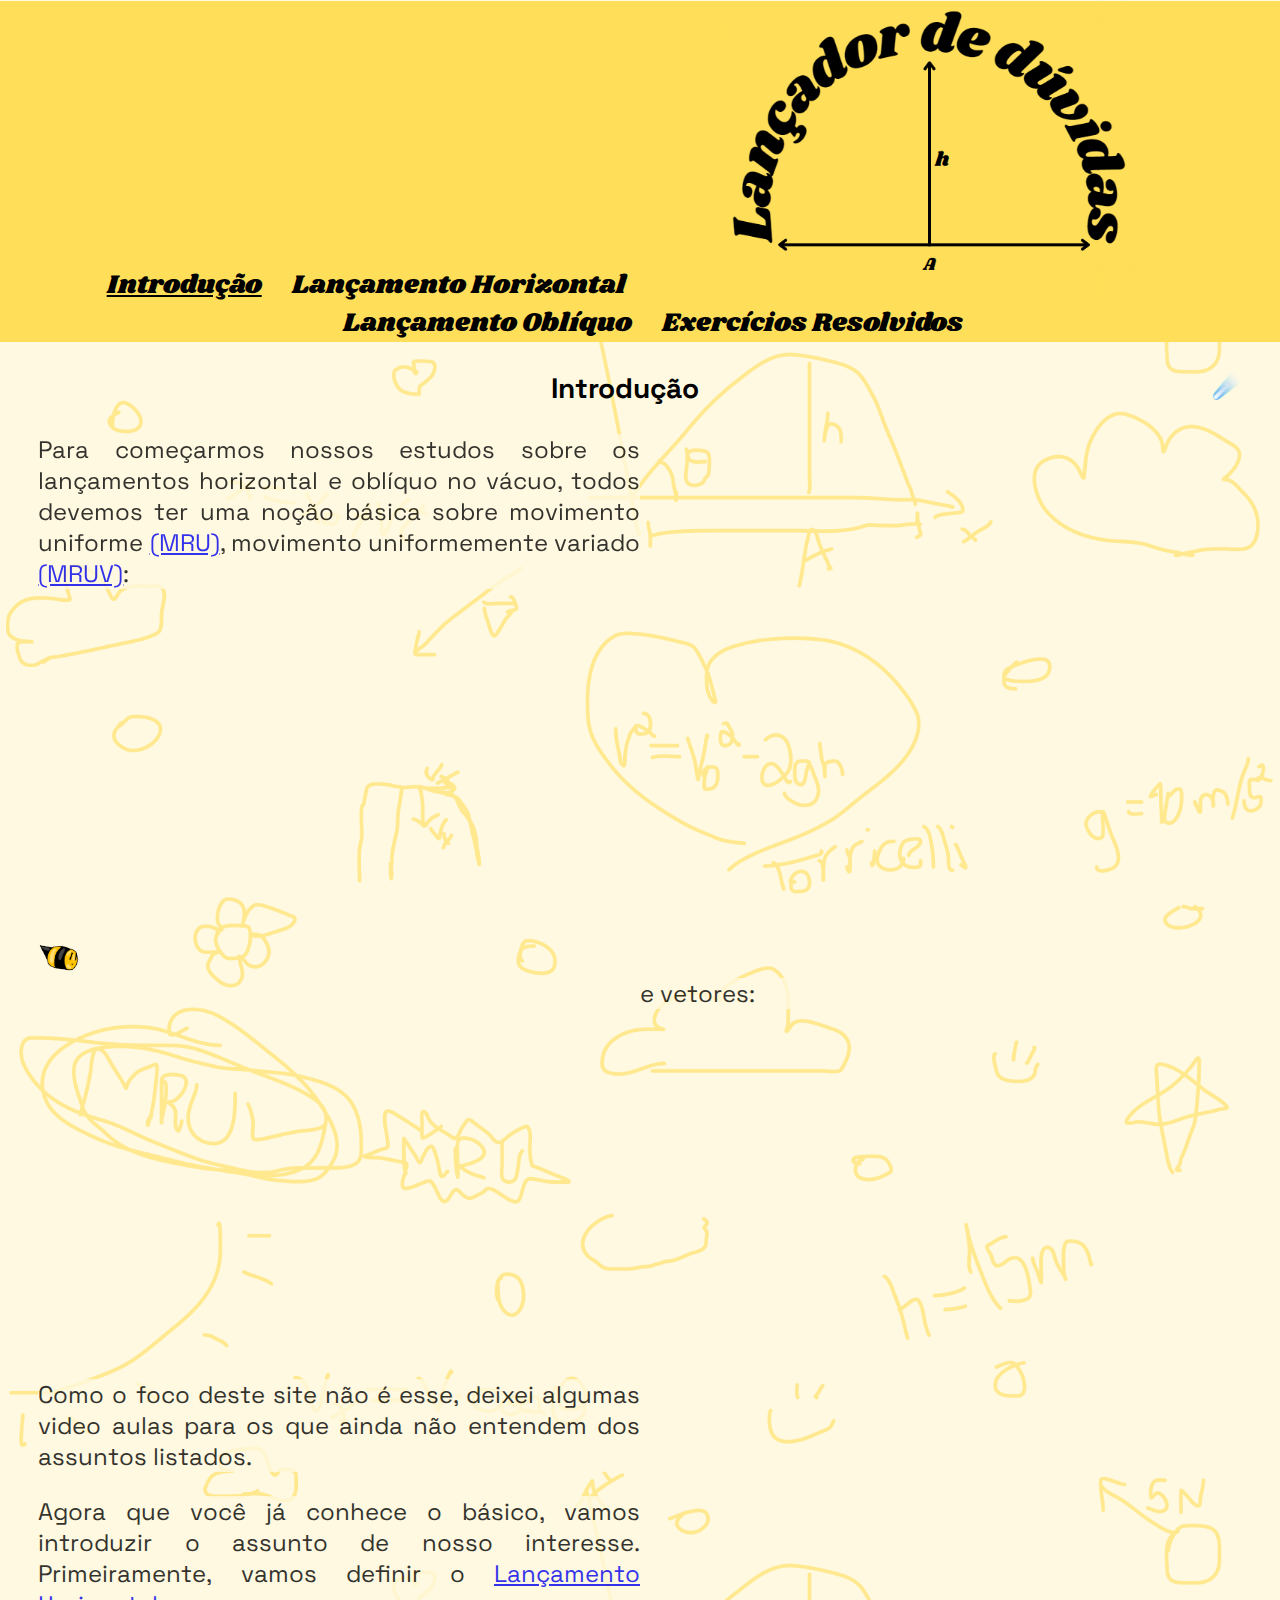
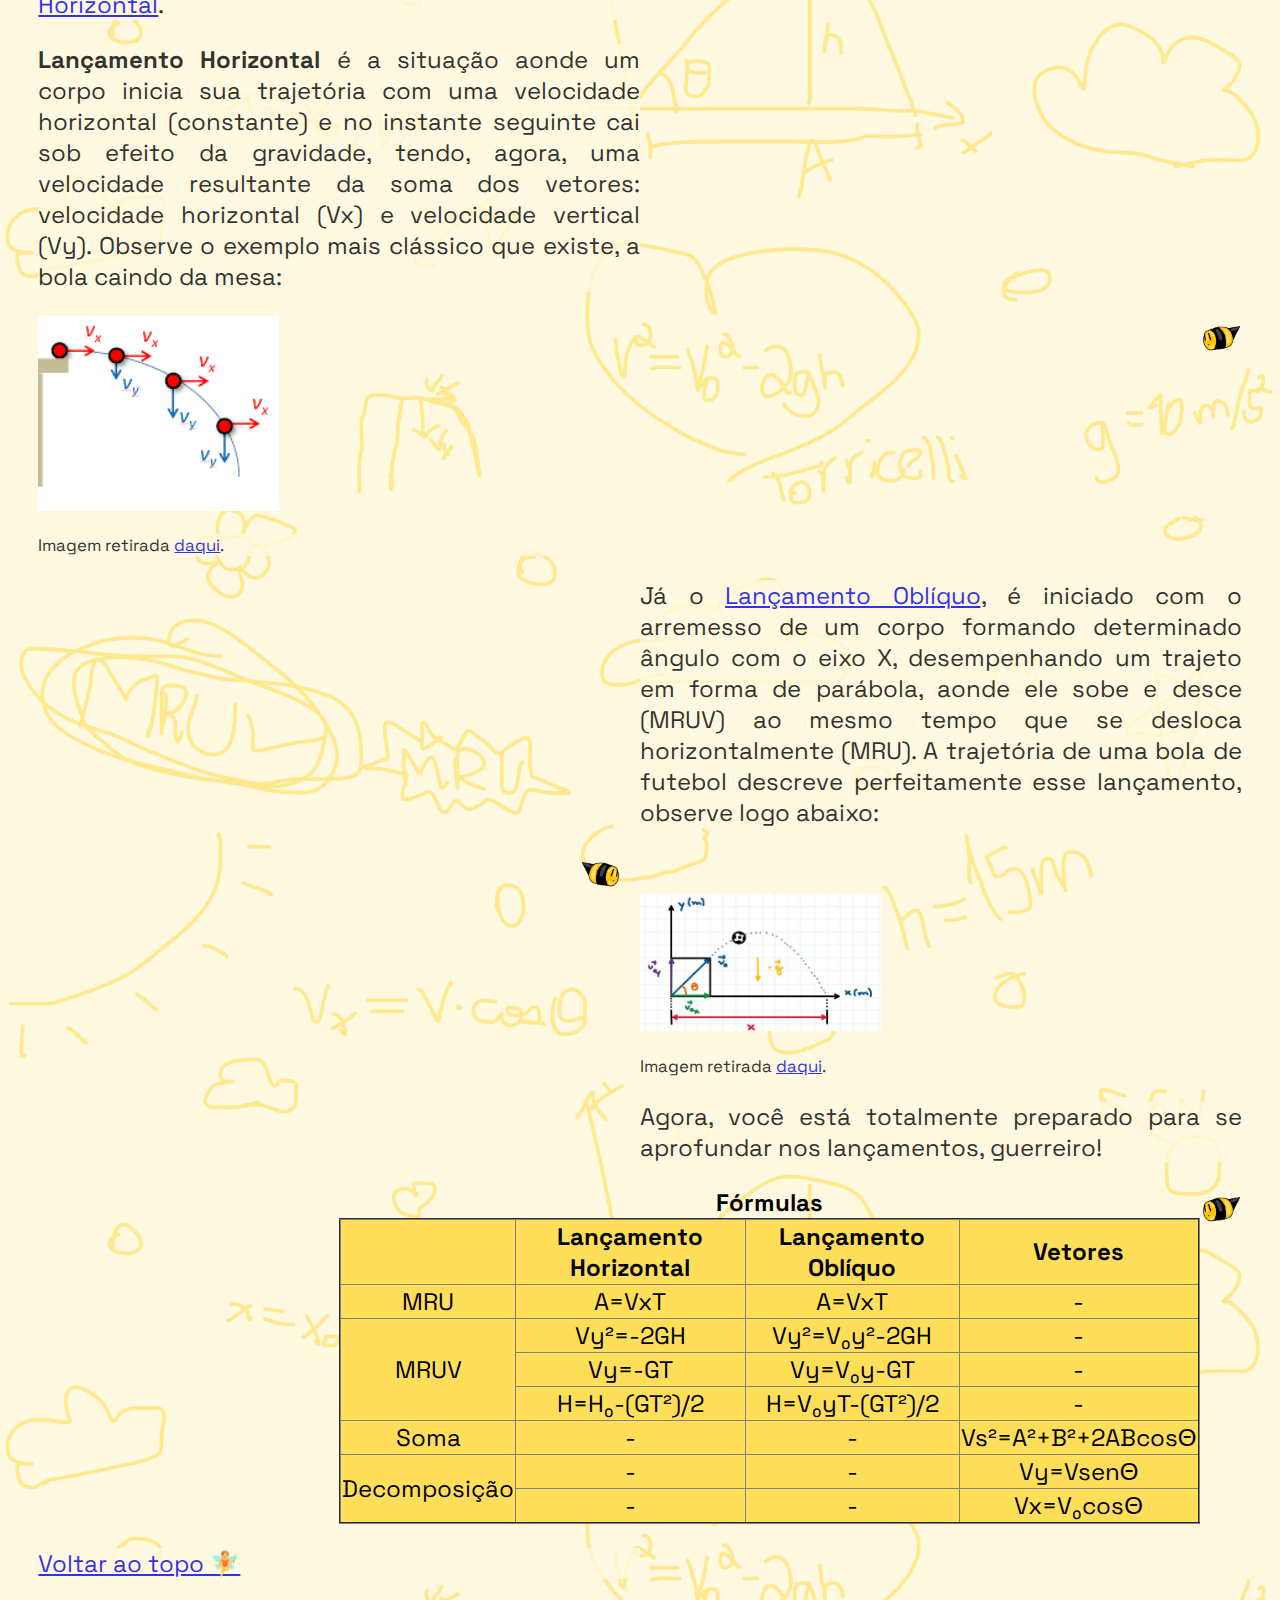
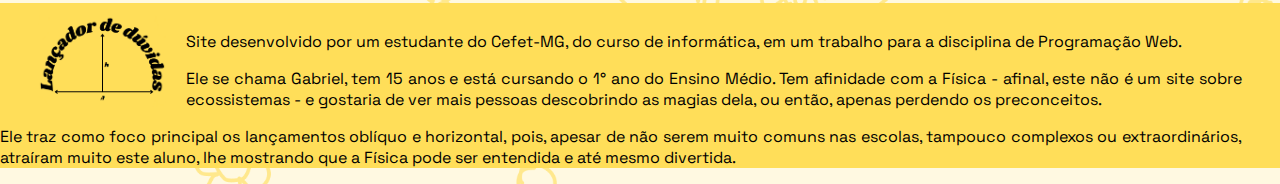
<file: index.html>
<!DOCTYPE html>
<html lang="en">

<head>
    <meta charset="UTF-8">
    <meta http-equiv="X-UA-Compatible" content="IE=edge">
    <meta name="viewport" content="width=device-width, initial-scale=1.0">
    <title>Lançador de dúvidas</title>
    <link rel="stylesheet" type="text/css" href="stile.css" />
    <link rel="preconnect" href="https://fonts.googleapis.com">
    <link rel="preconnect" href="https://fonts.gstatic.com" crossorigin>
    <link href="https://fonts.googleapis.com/css2?family=Shrikhand&display=swap" rel="stylesheet">
    <link rel="preconnect" href="https://fonts.googleapis.com">
    <link rel="preconnect" href="https://fonts.gstatic.com" crossorigin>
    <link href="https://fonts.googleapis.com/css2?family=Space+Grotesk&display=swap" rel="stylesheet">
    <link rel="shortcut icon" href="./imgs/Logotipo.png">
</head>

<body>
    <header>
        <ul>
            <li class="sublinhado"><a href="index.html">Introdução</a></li>
            <li><a href="lhorizontal.html">Lançamento Horizontal</a></li>
            <li><img src="./imgs/Logotipo.png"
                    alt="Logotipo do site, é um desenho de um lançamento oblíquo feito com palavras"></li>
            <li><a href="lobliquo.html">Lançamento Oblíquo</a></li>
            <li><a href="exercicios.html">Exercícios Resolvidos</a></li>
        </ul>
    </header>
    <main>

        <a class="easteregg"
            href="https://phet.colorado.edu/sims/html/projectile-motion/latest/projectile-motion_all.html?locale=pt_BR">☄️</a>
        <h3 class="semclear">Introdução</h3>
        <p class="impar">
            Para começarmos nossos estudos sobre os lançamentos horizontal e oblíquo no
            vácuo, todos devemos ter uma noção básica sobre movimento uniforme <a href="./imgs/mapa_mru.pdf">(MRU)</a>,
            movimento uniformemente variado <a href="./imgs/mapa_mruv.jpeg">(MRUV)</a>:
        </p>
        <iframe class="impar" width="560" height="315" src="https://www.youtube.com/embed/4nbrPfeBbWY"
            title="YouTube video player" frameborder="0"
            allow="accelerometer; autoplay; clipboard-write; encrypted-media; gyroscope; picture-in-picture; web-share"
            allowfullscreen></iframe>
        <img class="bee beel" src="./imgs/bee.png">
        <p class="par">
            e vetores:
        </p>
        <iframe class="par" width="560" height="315" src="https://www.youtube.com/embed/lexlX6PurIU"
            title="YouTube video player" frameborder="0"
            allow="accelerometer; autoplay; clipboard-write; encrypted-media; gyroscope; picture-in-picture; web-share"
            allowfullscreen></iframe>
        <p class="impar">
            Como o foco deste site não é esse, deixei algumas video aulas para os que
            ainda não entendem dos assuntos listados.
        </p>
        <p class="impar">
            Agora que você já conhece o básico, vamos introduzir o assunto de nosso
            interesse. Primeiramente, vamos definir o <a href="lhorizontal.html">Lançamento Horizontal</a>.
        </p>
        <p class="impar">
            <strong>Lançamento Horizontal </strong>é a situação aonde um corpo inicia sua trajetória com uma
            velocidade horizontal (constante) e no instante seguinte cai sob efeito da gravidade,
            tendo, agora, uma velocidade resultante da soma dos vetores: velocidade horizontal
            (Vx) e velocidade vertical (Vy). Observe o exemplo mais clássico que existe, a
            bola caindo da mesa:
        </p>
        <img class="bee beer" src="./imgs/bee2.png">
        <img class="imgbola" src="./imgs/lancamento_bola.png" alt="Uma bola sendo lançada de uma mesa">
        <p class="impar legenda">
            Imagem retirada <a
                href="https://blog.professorbrunofernandes.com.br/2019/06/06/resumo-de-fisica-lancamento-horizontal/">daqui</a>.
        </p>
        <p class="par">
            Já o <a href="lobliquo.html">Lançamento Oblíquo</a>, é iniciado com o arremesso de um corpo formando
            determinado ângulo com o eixo X, desempenhando um trajeto em forma de parábola,
            aonde ele sobe e desce (MRUV) ao mesmo tempo que se desloca horizontalmente
            (MRU). A trajetória de uma bola de futebol descreve perfeitamente esse
            lançamento, observe logo abaixo:
        </p>
        <img class="bee beel" id="bee1" src="./imgs/bee.png">
        <img class="imgbola par" src="./imgs/obliquo_bola.jpg" alt="Lançamento de uma bola de futebol">
        <p class="legenda par">
            Imagem retirada <a href="https://brainly.com.br/tarefa/29369059">daqui</a>.
        </p>
        <p class="par">
            Agora, você está totalmente preparado para se aprofundar nos lançamentos, guerreiro!
        </p>
        <table border="2%">
            <thead>
                <caption><strong>Fórmulas</strong></caption>
                <tr>
                    <th>&nbsp;</th>
                    <th>Lançamento Horizontal</th>
                    <th>Lançamento Oblíquo</th>
                    <th>Vetores</th>
                </tr>
            </thead>
            <tbody>
                <tr>
                    <td>MRU</td>
                    <td>A=VxT</td>
                    <td>A=VxT</td>
                    <td>-</td>
                </tr>
                <tr>
                    <td rowspan="3">MRUV</td>
                    <td>Vy²=-2GH</td>
                    <td>Vy²=V&#8320;y²-2GH</td>
                    <td>-</td>
                </tr>
                <tr>
                    <td>Vy=-GT</td>
                    <td>Vy=V&#8320;y-GT</td>
                    <td>-</td>
                </tr>
                <tr>
                    <td>H=H&#8320;-(GT²)/2</td>
                    <td>H=V&#8320;yT-(GT²)/2</td>
                    <td>-</td>
                </tr>
                <tr>
                    <td>Soma</td>
                    <td>-</td>
                    <td>-</td>
                    <td>Vs²=A²+B²+2ABcos&Theta;</td>
                </tr>
                <tr>
                    <td rowspan="2">Decomposição</td>
                    <td>-</td>
                    <td>-</td>
                    <td>Vy=Vsen&Theta;</td>
                </tr>
                <tr>
                    <td>-</td>
                    <td>-</td>
                    <td>Vx=V&#8320;cos&Theta;</td>
                </tr>
            </tbody>
            <img class="bee beer" src="./imgs/bee2.png">
        </table>
        <p class="impar">
            <a href="index.html">Voltar ao topo 🧚</a>
        </p>
    </main>
    <footer>
        <img id="logofinal" src="./imgs/Logotipo.png" alt="Logotipo">
        <p>
            Site desenvolvido por um estudante do Cefet-MG, do curso de informática,
            em um trabalho para a disciplina de Programação Web.
        </p>
        <p>
            Ele se chama Gabriel, tem 15 anos e está cursando o 1° ano do Ensino Médio.
            Tem afinidade com a Física - afinal, este não é um site sobre ecossistemas -
            e gostaria de ver mais pessoas descobrindo as magias dela, ou então, apenas
            perdendo os preconceitos.
        </p>
        <p>
            Ele traz como foco principal os lançamentos oblíquo e horizontal, pois,
            apesar de não serem muito comuns nas escolas, tampouco complexos ou
            extraordinários, atraíram muito este aluno, lhe mostrando que a Física
            pode ser entendida e até mesmo divertida.
        </p>
    </footer>
</body>

</html>
</file>
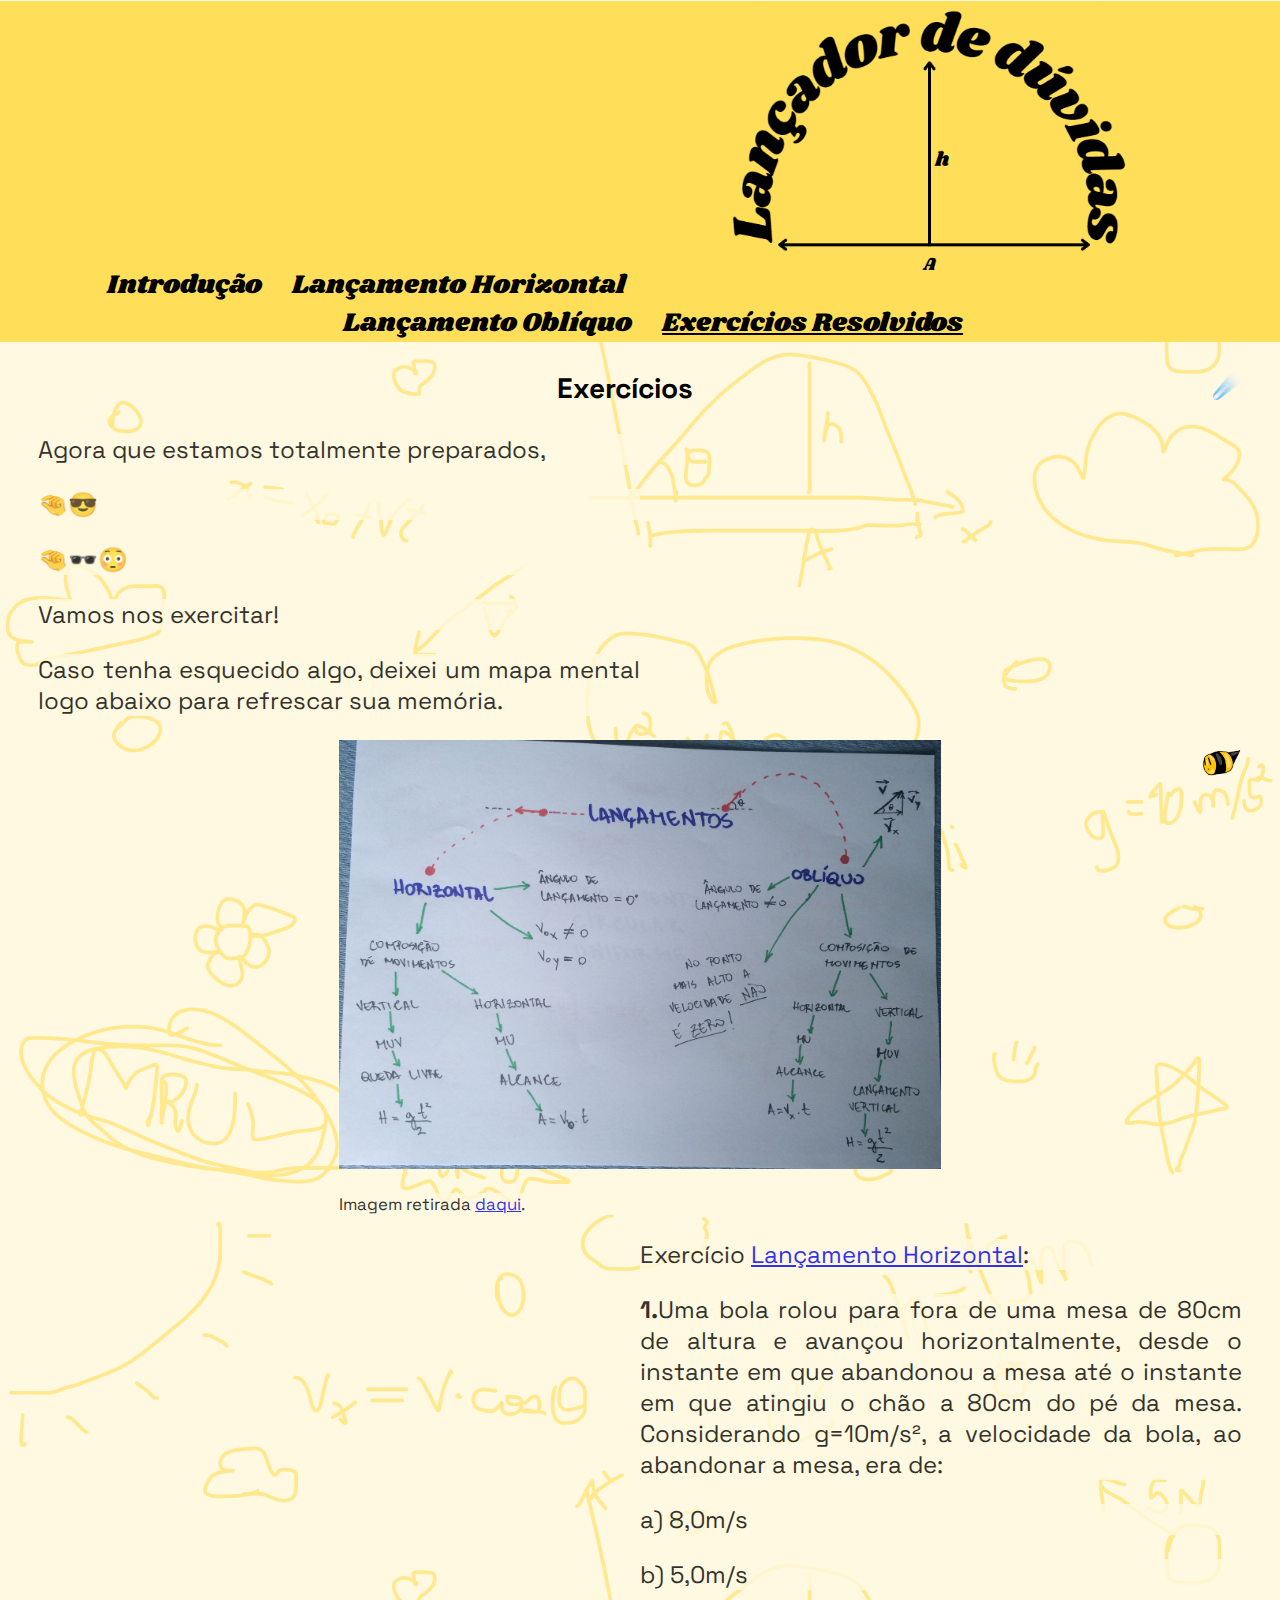
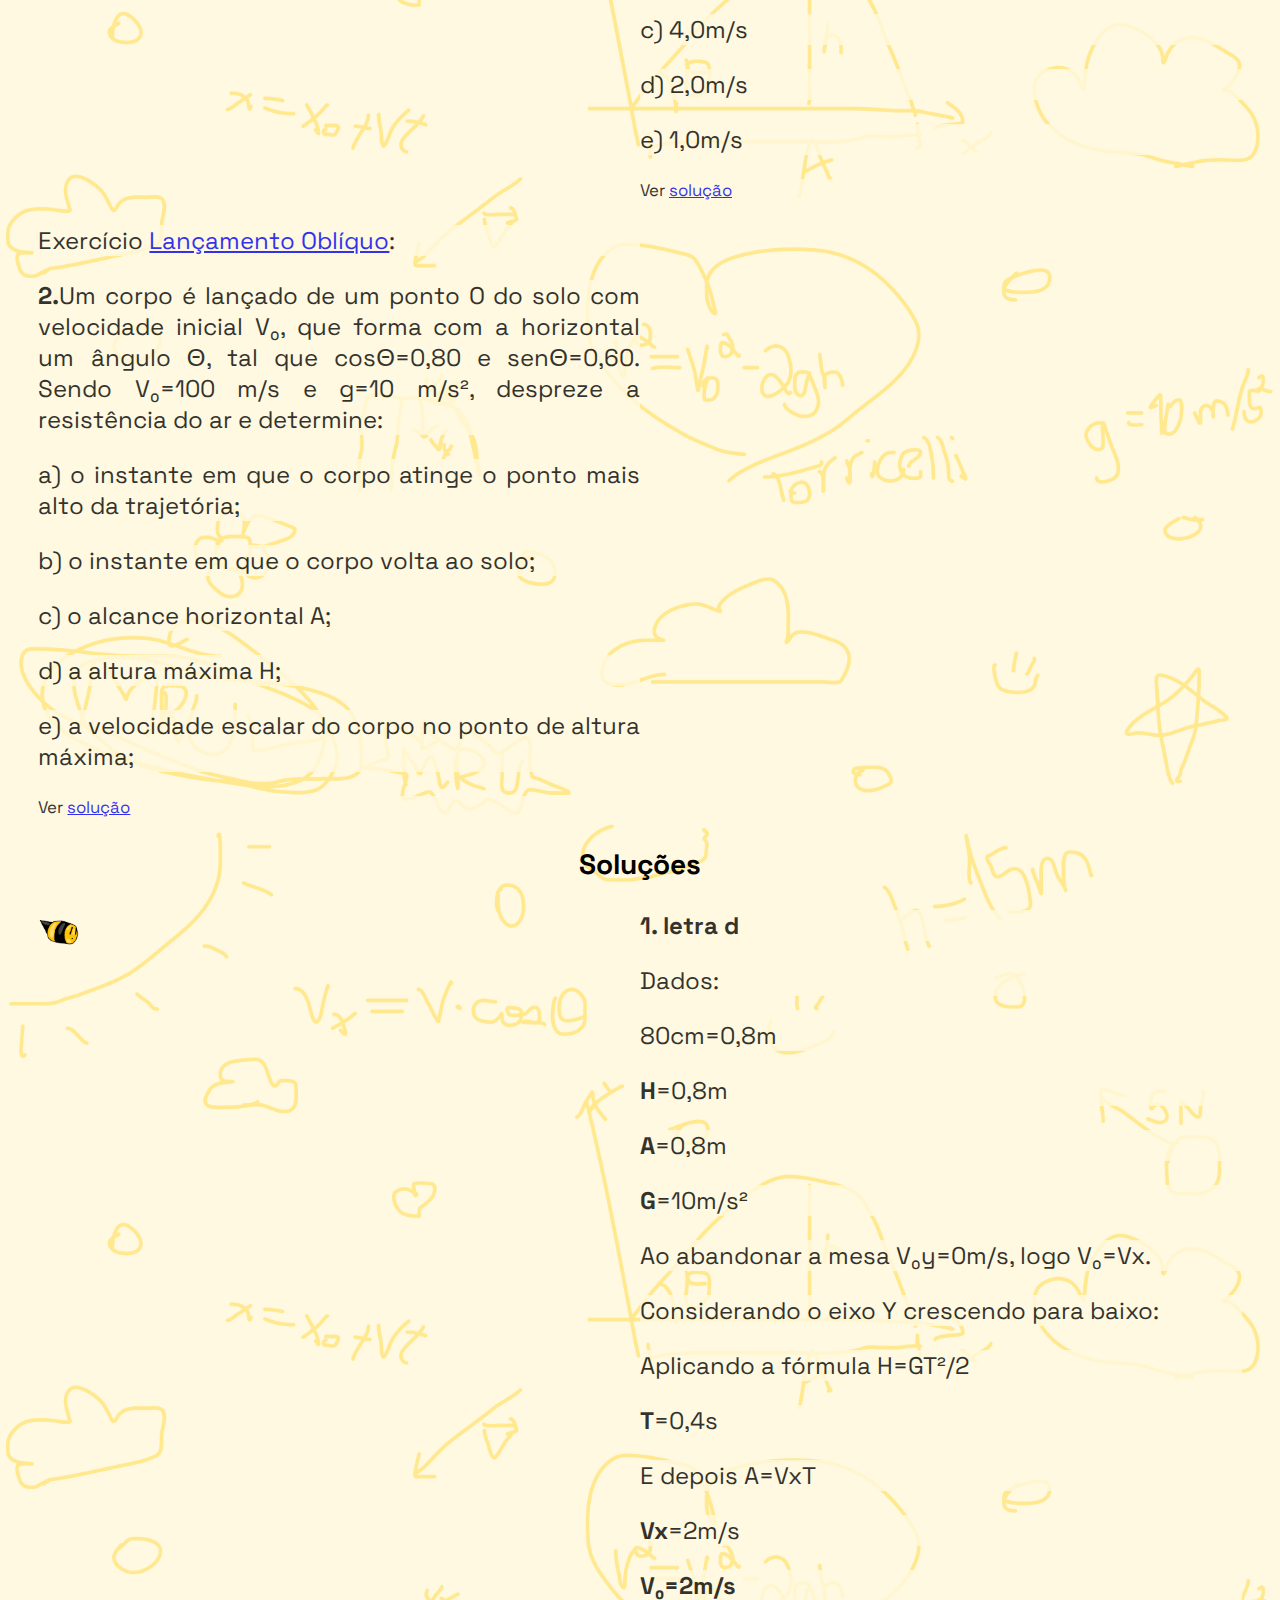
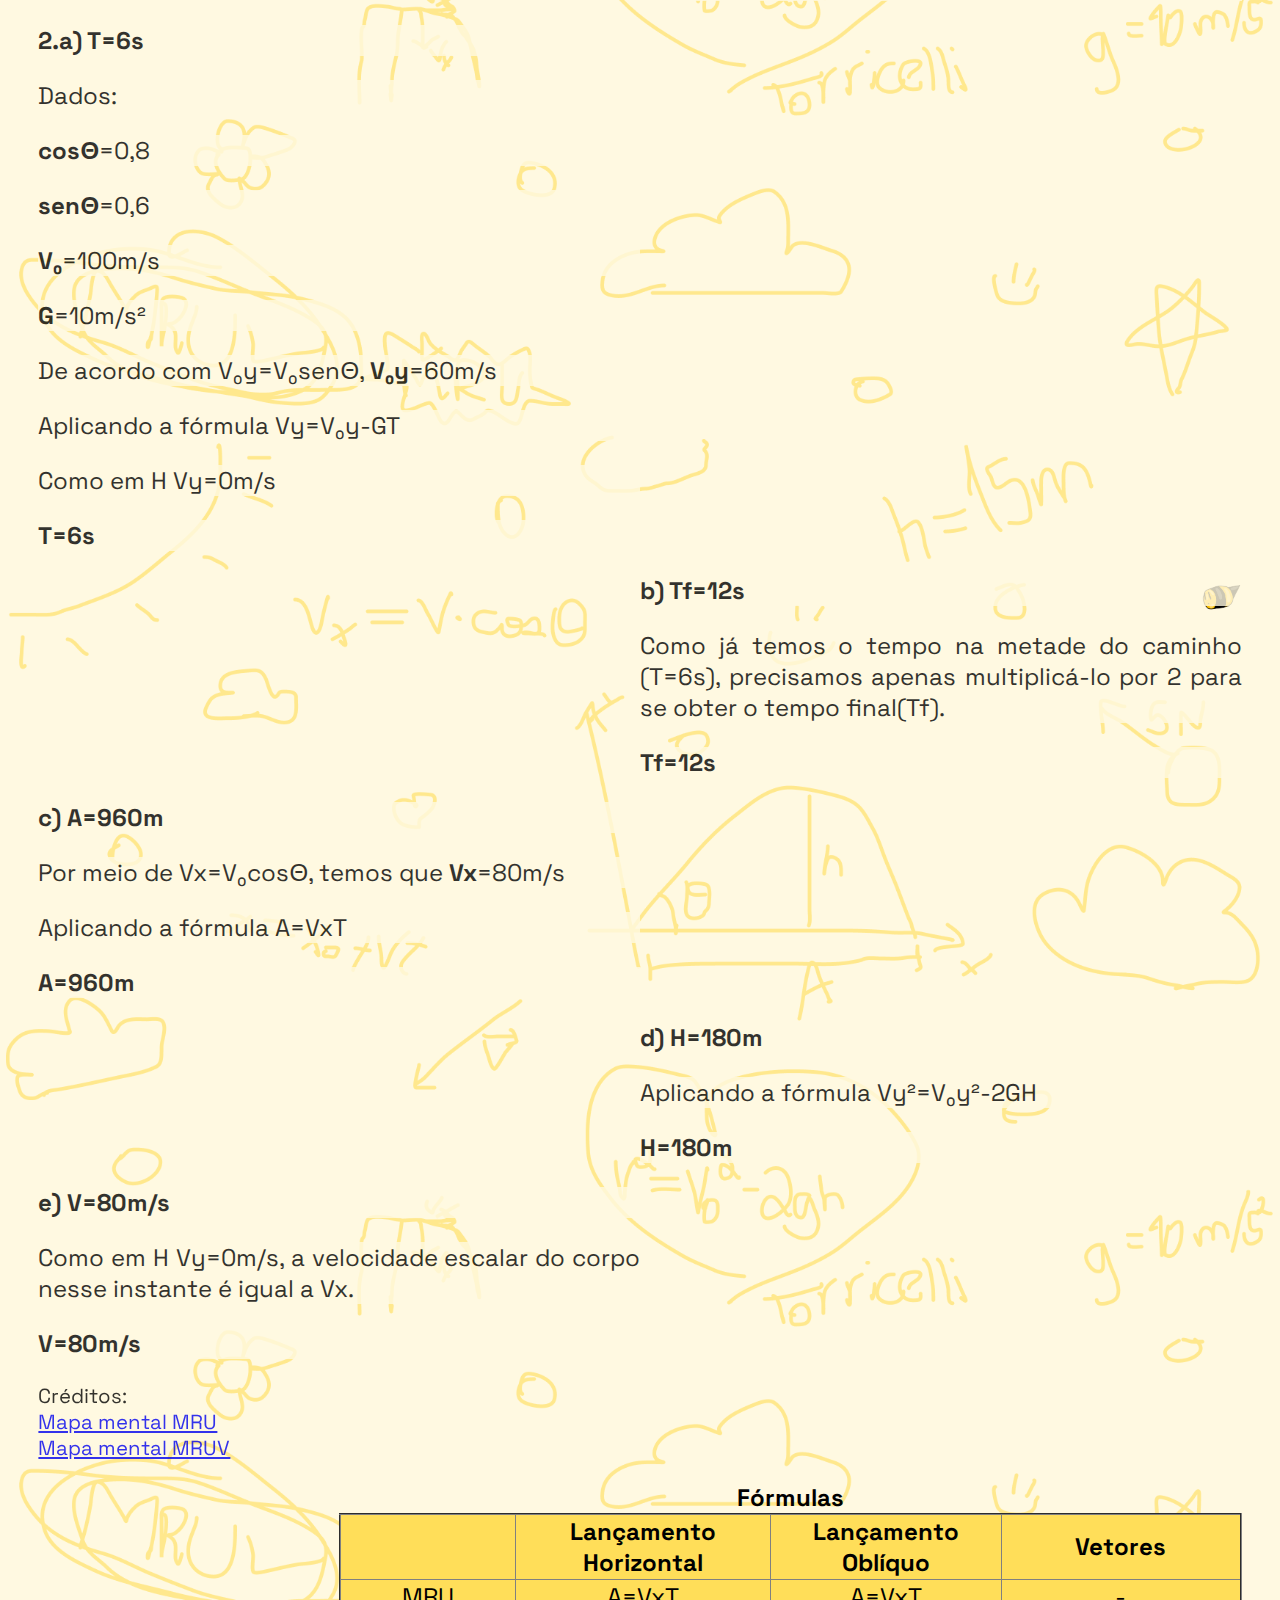
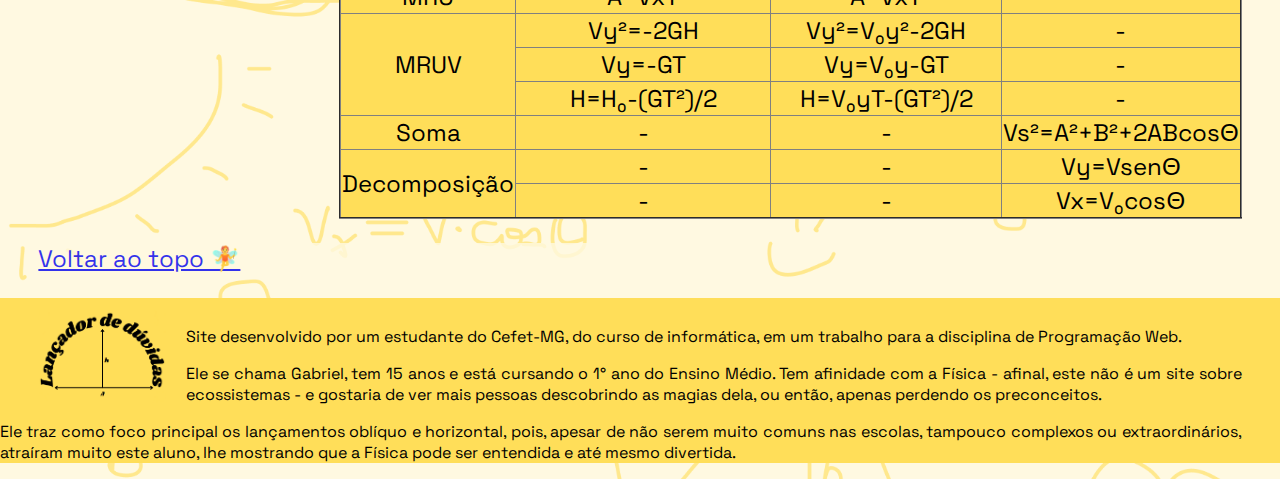
<file: exercicios.html>
<!DOCTYPE html>
<html lang="en">

<head>
    <meta charset="UTF-8">
    <meta http-equiv="X-UA-Compatible" content="IE=edge">
    <meta name="viewport" content="width=device-width, initial-scale=1.0">
    <title>Exercícios</title>
    <link rel="stylesheet" type="text/css" href="stile.css" />
    <link rel="preconnect" href="https://fonts.googleapis.com">
    <link rel="preconnect" href="https://fonts.gstatic.com" crossorigin>
    <link href="https://fonts.googleapis.com/css2?family=Shrikhand&display=swap" rel="stylesheet">
    <link rel="preconnect" href="https://fonts.googleapis.com">
    <link rel="preconnect" href="https://fonts.gstatic.com" crossorigin>
    <link href="https://fonts.googleapis.com/css2?family=Space+Grotesk&display=swap" rel="stylesheet">
    <link rel="shortcut icon" href="./imgs/Logotipo.png">
</head>

<body>
    <header>
        <ul>
            <li><a href="index.html">Introdução</a></li>
            <li><a href="lhorizontal.html">Lançamento Horizontal</a></li>
            <li><img src="./imgs/Logotipo.png"
                    alt="Logotipo do site, é um desenho de um lançamento oblíquo feito com palavras"></li>
            <li><a href="lobliquo.html">Lançamento Oblíquo</a></li>
            <li class="sublinhado"><a href="exercicios.html">Exercícios Resolvidos</a></li>
        </ul>
    </header>
    <main>
        <a class="easteregg"
            href="https://phet.colorado.edu/sims/html/projectile-motion/latest/projectile-motion_all.html?locale=pt_BR">☄️</a>
        <h3 class="semclear">Exercícios</h3>
        <p class="impar">
            Agora que estamos totalmente preparados,
        </p>
        <p class="impar">🤏😎</p>
        <p class="impar">🤏🕶️😳</p>
        <p class="impar">
            Vamos nos exercitar!
        </p>
        <p class="impar">
            Caso tenha esquecido algo, deixei um mapa mental logo abaixo para refrescar sua memória.
        </p>
        <img class="bee beer" src="./imgs/bee2.png">
        <img class="mapinha semclear" src="./imgs/mapa_lancamentos.jfif">
        <p class="legenda mapinha">
            Imagem retirada <a href="https://br.pinterest.com/pin/836965911976130435/">daqui</a>.
        </p>
        <p class="par">
            Exercício <a href="lhorizontal.html">Lançamento Horizontal</a>:
        </p>
        <p class="par">
            <strong>1.</strong>Uma bola rolou para fora de uma mesa de 80cm de altura e avançou horizontalmente, desde
            o instante em que abandonou a mesa até o instante em que atingiu o chão a 80cm do pé da
            mesa. Considerando g=10m/s², a velocidade da bola, ao abandonar a mesa, era de:
        </p>
        <p class="par">a) 8,0m/s</p>
        <p class="par">b) 5,0m/s</p>
        <p class="par">c) 4,0m/s</p>
        <p class="par">d) 2,0m/s</p>
        <p class="par">e) 1,0m/s</p>
        <p class="par legenda">Ver <a href="#1">solução</a></p>
        <p class="impar">Exercício <a href="lobliquo.html">Lançamento Oblíquo</a>:</p>
        <p class="impar">
            <strong>2.</strong>Um corpo é lançado de um ponto O do solo com velocidade inicial V&#8320;, que
            forma com a horizontal um ângulo &Theta;, tal que cos&Theta;=0,80 e sen&Theta;=0,60. Sendo
            V&#8320;=100 m/s e g=10 m/s², despreze a resistência do ar e determine:
        </p>
        <p class="impar">a) o instante em que o corpo atinge o ponto mais alto da trajetória;</p>
        <p class="impar">b) o instante em que o corpo volta ao solo;</p>
        <p class="impar">c) o alcance horizontal A;</p>
        <p class="impar">d) a altura máxima H;</p>
        <p class="impar">e) a velocidade escalar do corpo no ponto de altura máxima;</p>
        <p class="imparpar legenda">Ver <a href="#2">solução</a></p>
        <h3>Soluções</h3>
        <img class="bee beel" src="./imgs/bee.png">
        <p class="par semclear" id="1"><strong>1. letra d</strong></p>
        <p class="par">Dados:</p>
        <p class="par">80cm=0,8m</p>
        <p class="par"><strong>H</strong>=0,8m</p>
        <p class="par"><strong>A</strong>=0,8m</p>
        <p class="par"><strong>G</strong>=10m/s²</p>
        <p class="par">Ao abandonar a mesa V&#8320;y=0m/s, logo V&#8320;=Vx.</p>
        <p class="par">Considerando o eixo Y crescendo para baixo:</p>
        <p class="par">Aplicando a fórmula H=GT²/2</p>
        <p class="par"><strong>T</strong>=0,4s</p>
        <p class="par">E depois A=VxT</p>
        <p class="par"><strong>Vx</strong>=2m/s</p>
        <p class="par"><strong>V&#8320;=2m/s</strong></p>
        <p class="impar" id="2"><strong>2.a) T=6s</strong></p>
        <p class="impar">Dados:</p>
        <p class="impar"><strong>cos&Theta;</strong>=0,8</p>
        <p class="impar"><strong>sen&Theta;</strong>=0,6</p>
        <p class="impar"><strong>V&#8320;</strong>=100m/s</p>
        <p class="impar"><strong>G</strong>=10m/s²</p>
        <p class="impar">De acordo com V&#8320;y=V&#8320;sen&Theta;, <strong>V&#8320;y</strong>=60m/s</p>
        <p class="impar">Aplicando a fórmula Vy=V&#8320;y-GT</p>
        <p class="impar">Como em H Vy=0m/s</p>
        <p class="impar"><strong>T=6s</strong></p>
        <img class="bee beer" src="./imgs/bee2.png">
        <p class="par semclear"><strong>b) Tf=12s</strong></p>
        <p class="par">Como já temos o tempo na metade do caminho (T=6s), precisamos apenas
            multiplicá-lo por 2 para se obter o tempo final(Tf).</p>
        <p class="par"><strong>Tf=12s</strong></p>
        <p class="impar"><strong>c) A=960m</strong></p>
        <p class="impar">Por meio de Vx=V&#8320;cos&Theta;, temos que <strong>Vx</strong>=80m/s</p>
        <p class="impar">Aplicando a fórmula A=VxT</p>
        <p class="impar"><strong>A=960m</strong></p>
        <p class="par"><strong>d) H=180m</strong></p>
        <p class="par">Aplicando a fórmula Vy²=V&#8320;y²-2GH</p>
        <p class="par"><strong>H=180m</strong></p>
        <p class="impar"><strong>e) V=80m/s</strong></p>
        <p class="impar">Como em H Vy=0m/s, a velocidade escalar do corpo nesse instante é 
            igual a Vx.</p>
        <p class="impar"><strong>V=80m/s</strong></p>
        <dl id="creditos">
            <dd>
                <srtrong>Créditos:</srtrong>
            </dd>
            <dt><a
                    href="https://no.descomplica.com.br/movimento-retilineo-uniforme?utm_source=social_youtube&utm_medium=descricao&utm_campaign=qqd&utm_content=fisica-movimento-retilineo-uniforme-21082018">
                    Mapa mental MRU</a></dt>
            <dt><a href="https://www.passeidireto.com/arquivo/67097762/enem-mapa-mental-m-r-u-v">Mapa mental
                    MRUV</a>
            </dt>
        </dl>
        <table border="2%">
            <thead>
                <caption><strong>Fórmulas</strong></caption>
                <tr>
                    <th>&nbsp;</th>
                    <th>Lançamento Horizontal</th>
                    <th>Lançamento Oblíquo</th>
                    <th>Vetores</th>
                </tr>
            </thead>
            <tbody>
                <tr>
                    <td>MRU</td>
                    <td>A=VxT</td>
                    <td>A=VxT</td>
                    <td>-</td>
                </tr>
                <tr>
                    <td rowspan="3">MRUV</td>
                    <td>Vy²=-2GH</td>
                    <td>Vy²=V&#8320;y²-2GH</td>
                    <td>-</td>
                </tr>
                <tr>
                    <td>Vy=-GT</td>
                    <td>Vy=V&#8320;y-GT</td>
                    <td>-</td>
                </tr>
                <tr>
                    <td>H=H&#8320;-(GT²)/2</td>
                    <td>H=V&#8320;yT-(GT²)/2</td>
                    <td>-</td>
                </tr>
                <tr>
                    <td>Soma</td>
                    <td>-</td>
                    <td>-</td>
                    <td>Vs²=A²+B²+2ABcos&Theta;</td>
                </tr>
                <tr>
                    <td rowspan="2">Decomposição</td>
                    <td>-</td>
                    <td>-</td>
                    <td>Vy=Vsen&Theta;</td>
                </tr>
                <tr>
                    <td>-</td>
                    <td>-</td>
                    <td>Vx=V&#8320;cos&Theta;</td>
                </tr>
            </tbody>
        </table>
        <p class="impar">
            <a href="exercicios.html">Voltar ao topo 🧚</a>
        </p>

    </main>
    <footer>
        <img id="logofinal" src="./imgs/Logotipo.png" alt="Logotipo">
        <p>
            Site desenvolvido por um estudante do Cefet-MG, do curso de informática,
            em um trabalho para a disciplina de Programação Web.
        </p>
        <p>
            Ele se chama Gabriel, tem 15 anos e está cursando o 1° ano do Ensino Médio.
            Tem afinidade com a Física - afinal, este não é um site sobre ecossistemas -
            e gostaria de ver mais pessoas descobrindo as magias dela, ou então, apenas
            perdendo os preconceitos.
        </p>
        <p>
            Ele traz como foco principal os lançamentos oblíquo e horizontal, pois,
            apesar de não serem muito comuns nas escolas, tampouco complexos ou
            extraordinários, atraíram muito este aluno, lhe mostrando que a Física
            pode ser entendida e até mesmo divertida.
        </p>
    </footer>
</body>

</html>
</file>
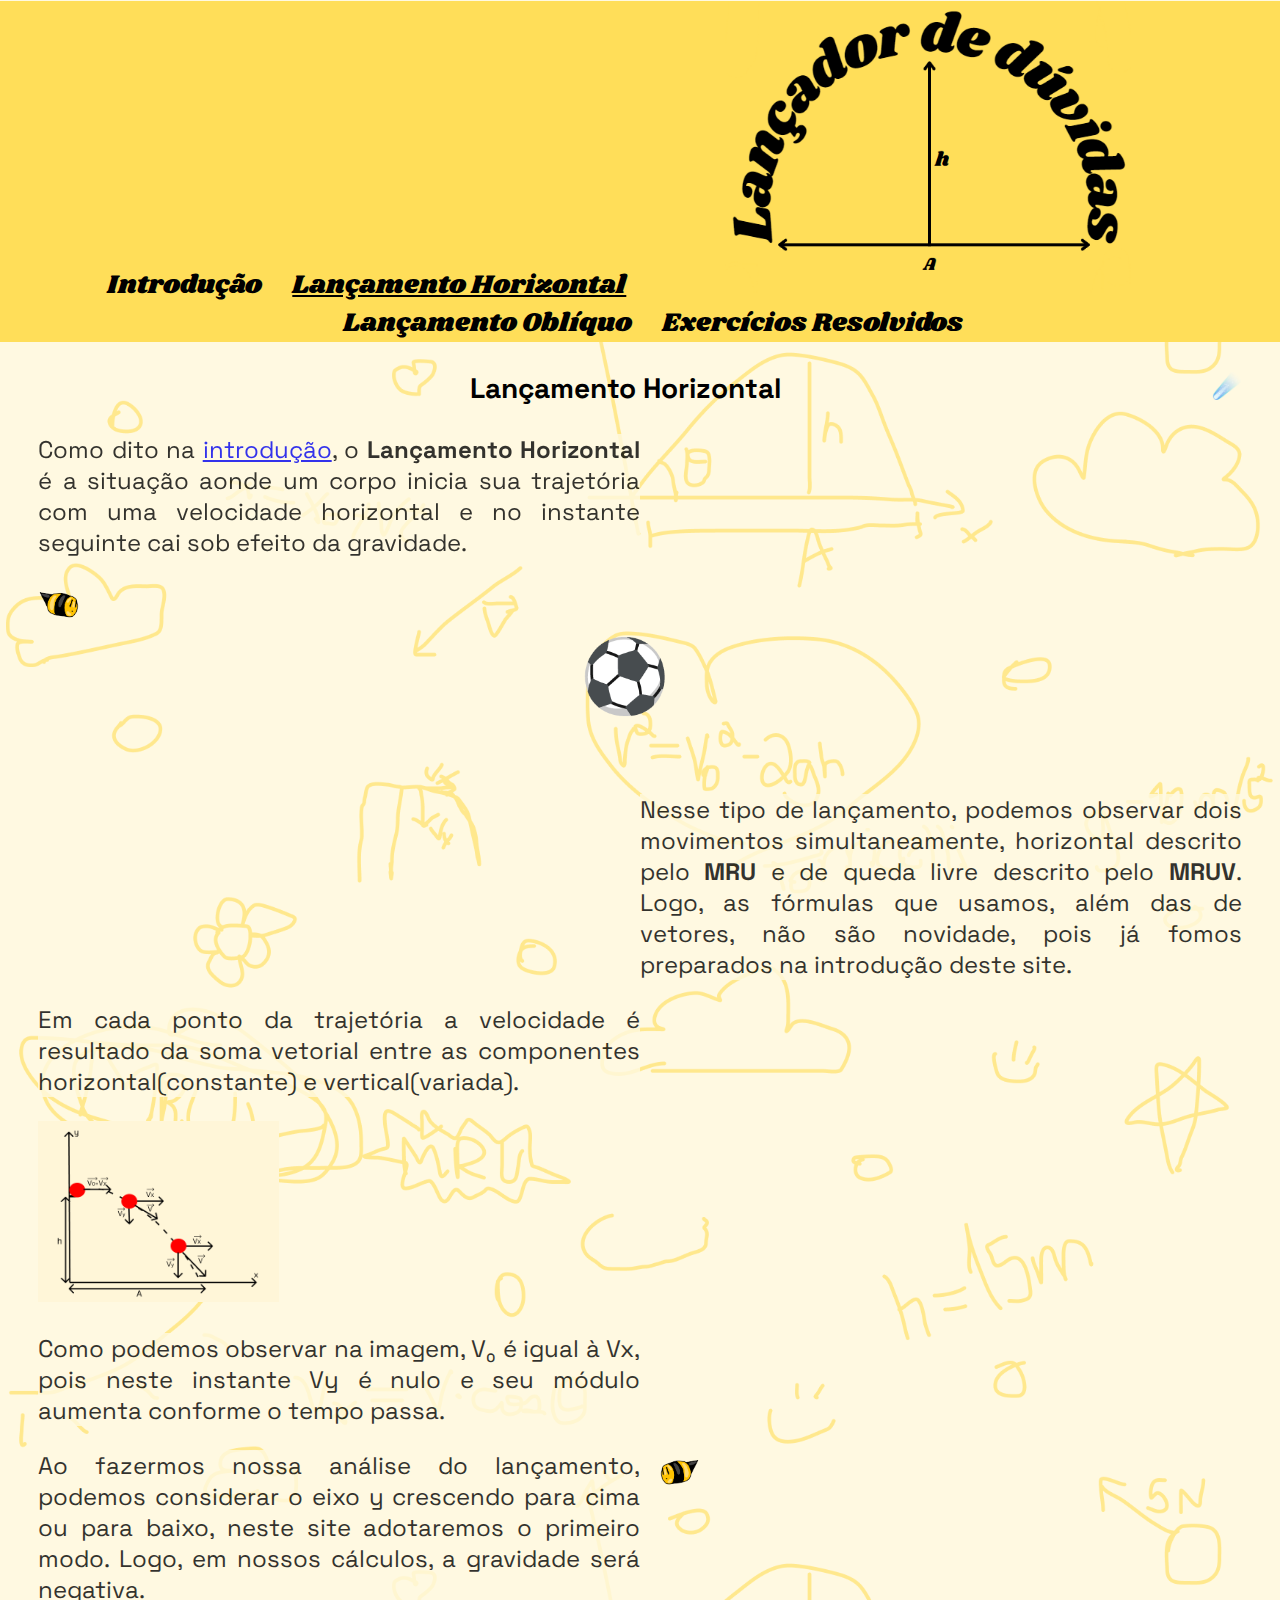
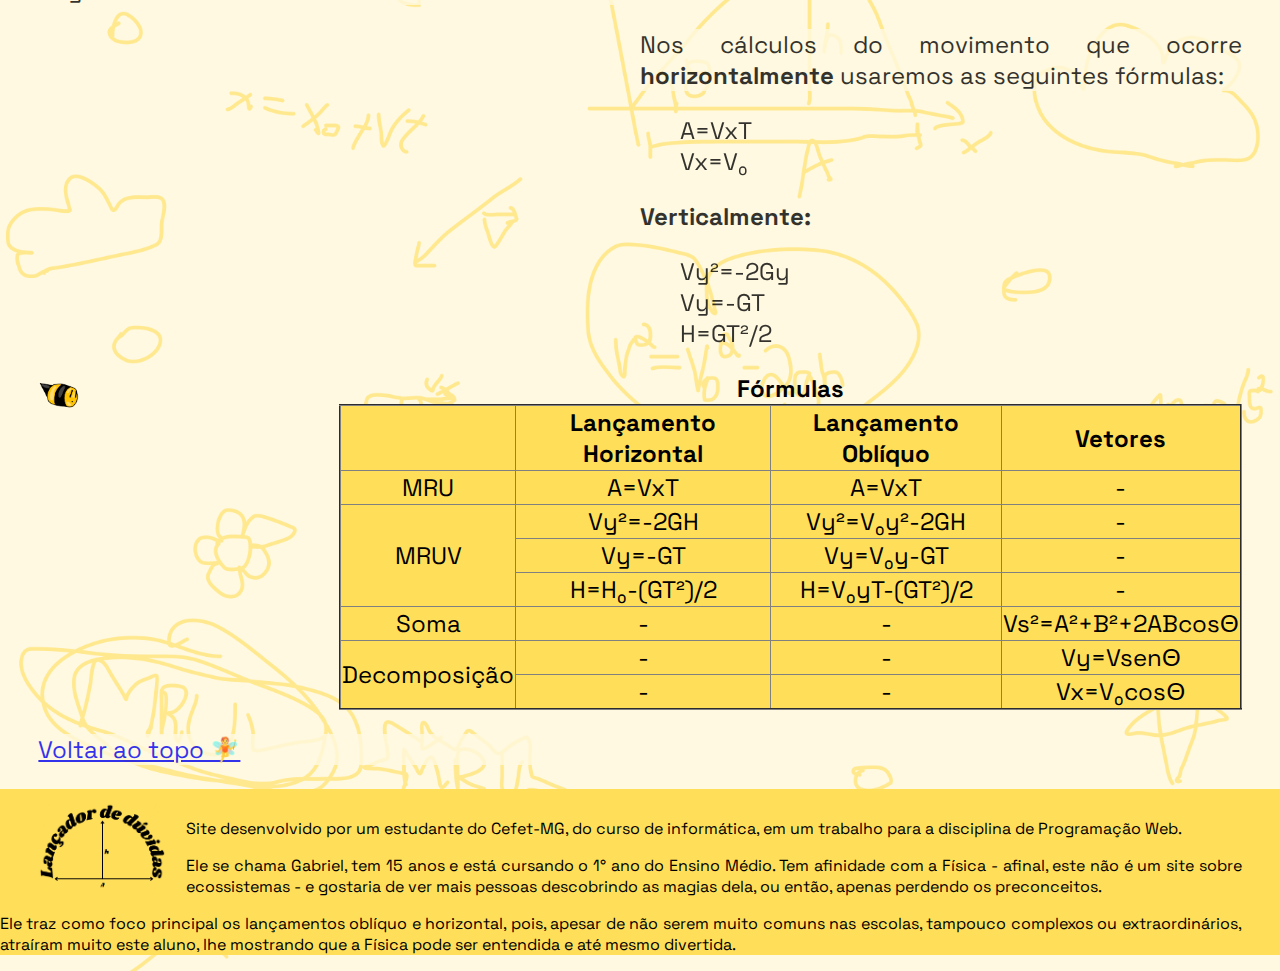
<file: lhorizontal.html>
<!DOCTYPE html>
<html lang="en">

<head>
    <meta charset="UTF-8">
    <meta http-equiv="X-UA-Compatible" content="IE=edge">
    <meta name="viewport" content="width=device-width, initial-scale=1.0">
    <title>Lançamento Horizontal</title>
    <link rel="stylesheet" type="text/css" href="stile.css" />
    <link rel="preconnect" href="https://fonts.googleapis.com">
    <link rel="preconnect" href="https://fonts.gstatic.com" crossorigin>
    <link href="https://fonts.googleapis.com/css2?family=Shrikhand&display=swap" rel="stylesheet">
    <link rel="preconnect" href="https://fonts.googleapis.com">
    <link rel="preconnect" href="https://fonts.gstatic.com" crossorigin>
    <link href="https://fonts.googleapis.com/css2?family=Space+Grotesk&display=swap" rel="stylesheet">
    <link rel="shortcut icon" href="./imgs/Logotipo.png">
</head>

<body>
    <header>
        <ul>
            <li><a href="index.html">Introdução</a></li>
            <li class="sublinhado"><a href="lhorizontal.html">Lançamento Horizontal</a></li>
            <li><img src="./imgs/Logotipo.png"
                    alt="Logotipo do site, é um desenho de um lançamento oblíquo feito com palavras"></li>
            <li><a href="lobliquo.html">Lançamento Oblíquo</a></li>
            <li><a href="exercicios.html">Exercícios Resolvidos</a></li>
        </ul>
    </header>
    <main>
        <a class="easteregg"
            href="https://phet.colorado.edu/sims/html/projectile-motion/latest/projectile-motion_all.html?locale=pt_BR">☄️</a>
        
        <h3 class="semclear">Lançamento Horizontal</h3>
        <p class="impar semclear">
            Como dito na <a href="index.html">introdução</a>, o <strong>Lançamento Horizontal</strong> é a situação
            aonde um
            corpo inicia sua trajetória com uma velocidade horizontal e no instante seguinte cai sob efeito
            da gravidade.
        </p>
        <img class="bee beel" src="./imgs/bee.png">
        <p class="semclear" id="arremesso">⚽</p>
        <p class="par">
            Nesse tipo de lançamento, podemos observar dois movimentos simultaneamente, horizontal descrito pelo
            <strong>MRU</strong> e de
            queda livre descrito pelo <strong>MRUV</strong>. Logo, as fórmulas que usamos, além das de vetores, não são
            novidade,
            pois já fomos preparados na introdução deste site.
        </p>
        <p class="impar">
            Em cada ponto da trajetória a velocidade é resultado da soma vetorial entre as componentes
            horizontal(constante) e vertical(variada).
        </p>
        <img class="impar imgbola" src="./imgs/horizontal_img.png">
        <p class="impar">
            Como podemos observar na imagem, V&#8320; é igual à Vx, pois neste instante Vy é nulo e seu módulo aumenta
            conforme o tempo passa.
        </p>
        <img class="bee beer" id="b2" src="./imgs/bee2.png">
        <p class="impar semclear">
            Ao fazermos nossa análise do lançamento, podemos considerar o eixo y crescendo para cima ou para baixo,
            neste site adotaremos o
            primeiro modo. Logo, em nossos cálculos, a gravidade será negativa.
        </p>
        <p class="par">
            Nos cálculos do movimento que ocorre <strong>horizontalmente</strong> usaremos as seguintes fórmulas:
        </p>
        <ul class="par">
            <li>A=VxT</li>
            <li>Vx=V&#8320;</li>
        </ul>
        <p class="par">
            <strong>Verticalmente:</strong>
        </p>
        <ul class="par semclear">
            <li>Vy²=-2Gy</li>
            <li>Vy=-GT</li>
            <li>H=GT²/2</li>
        </ul>
        <img class="bee beel" src="./imgs/bee.png">
        <table border="2%">
            <thead>
                <caption><strong>Fórmulas</strong></caption>
                <tr>
                    <th>&nbsp;</th>
                    <th>Lançamento Horizontal</th>
                    <th>Lançamento Oblíquo</th>
                    <th>Vetores</th>
                </tr>
            </thead>
            <tbody>
                <tr>
                    <td>MRU</td>
                    <td>A=VxT</td>
                    <td>A=VxT</td>
                    <td>-</td>
                </tr>
                <tr>
                    <td rowspan="3">MRUV</td>
                    <td>Vy²=-2GH</td>
                    <td>Vy²=V&#8320;y²-2GH</td>
                    <td>-</td>
                </tr>
                <tr>
                    <td>Vy=-GT</td>
                    <td>Vy=V&#8320;y-GT</td>
                    <td>-</td>
                </tr>
                <tr>
                    <td>H=H&#8320;-(GT²)/2</td>
                    <td>H=V&#8320;yT-(GT²)/2</td>
                    <td>-</td>
                </tr>
                <tr>
                    <td>Soma</td>
                    <td>-</td>
                    <td>-</td>
                    <td>Vs²=A²+B²+2ABcos&Theta;</td>
                </tr>
                <tr>
                    <td rowspan="2">Decomposição</td>
                    <td>-</td>
                    <td>-</td>
                    <td>Vy=Vsen&Theta;</td>
                </tr>
                <tr>
                    <td>-</td>
                    <td>-</td>
                    <td>Vx=V&#8320;cos&Theta;</td>
                </tr>
            </tbody>
        </table>

        <p class="impar semclear">
            <a href="lhorizontal.html">Voltar ao topo 🧚</a>
        </p>
    </main>
    <footer>
        <img id="logofinal" src="./imgs/Logotipo.png" alt="Logotipo">

        <p>
            Site desenvolvido por um estudante do Cefet-MG, do curso de informática,
            em um trabalho para a disciplina de Programação Web.
        </p>
        <p>
            Ele se chama Gabriel, tem 15 anos e está cursando o 1° ano do Ensino Médio.
            Tem afinidade com a Física - afinal, este não é um site sobre ecossistemas -
            e gostaria de ver mais pessoas descobrindo as magias dela, ou então, apenas
            perdendo os preconceitos.
        </p>
        <p>
            Ele traz como foco principal os lançamentos oblíquo e horizontal, pois,
            apesar de não serem muito comuns nas escolas, tampouco complexos ou
            extraordinários, atraíram muito este aluno, lhe mostrando que a Física
            pode ser entendida e até mesmo divertida.
        </p>
    </footer>
</body>

</html>
</file>
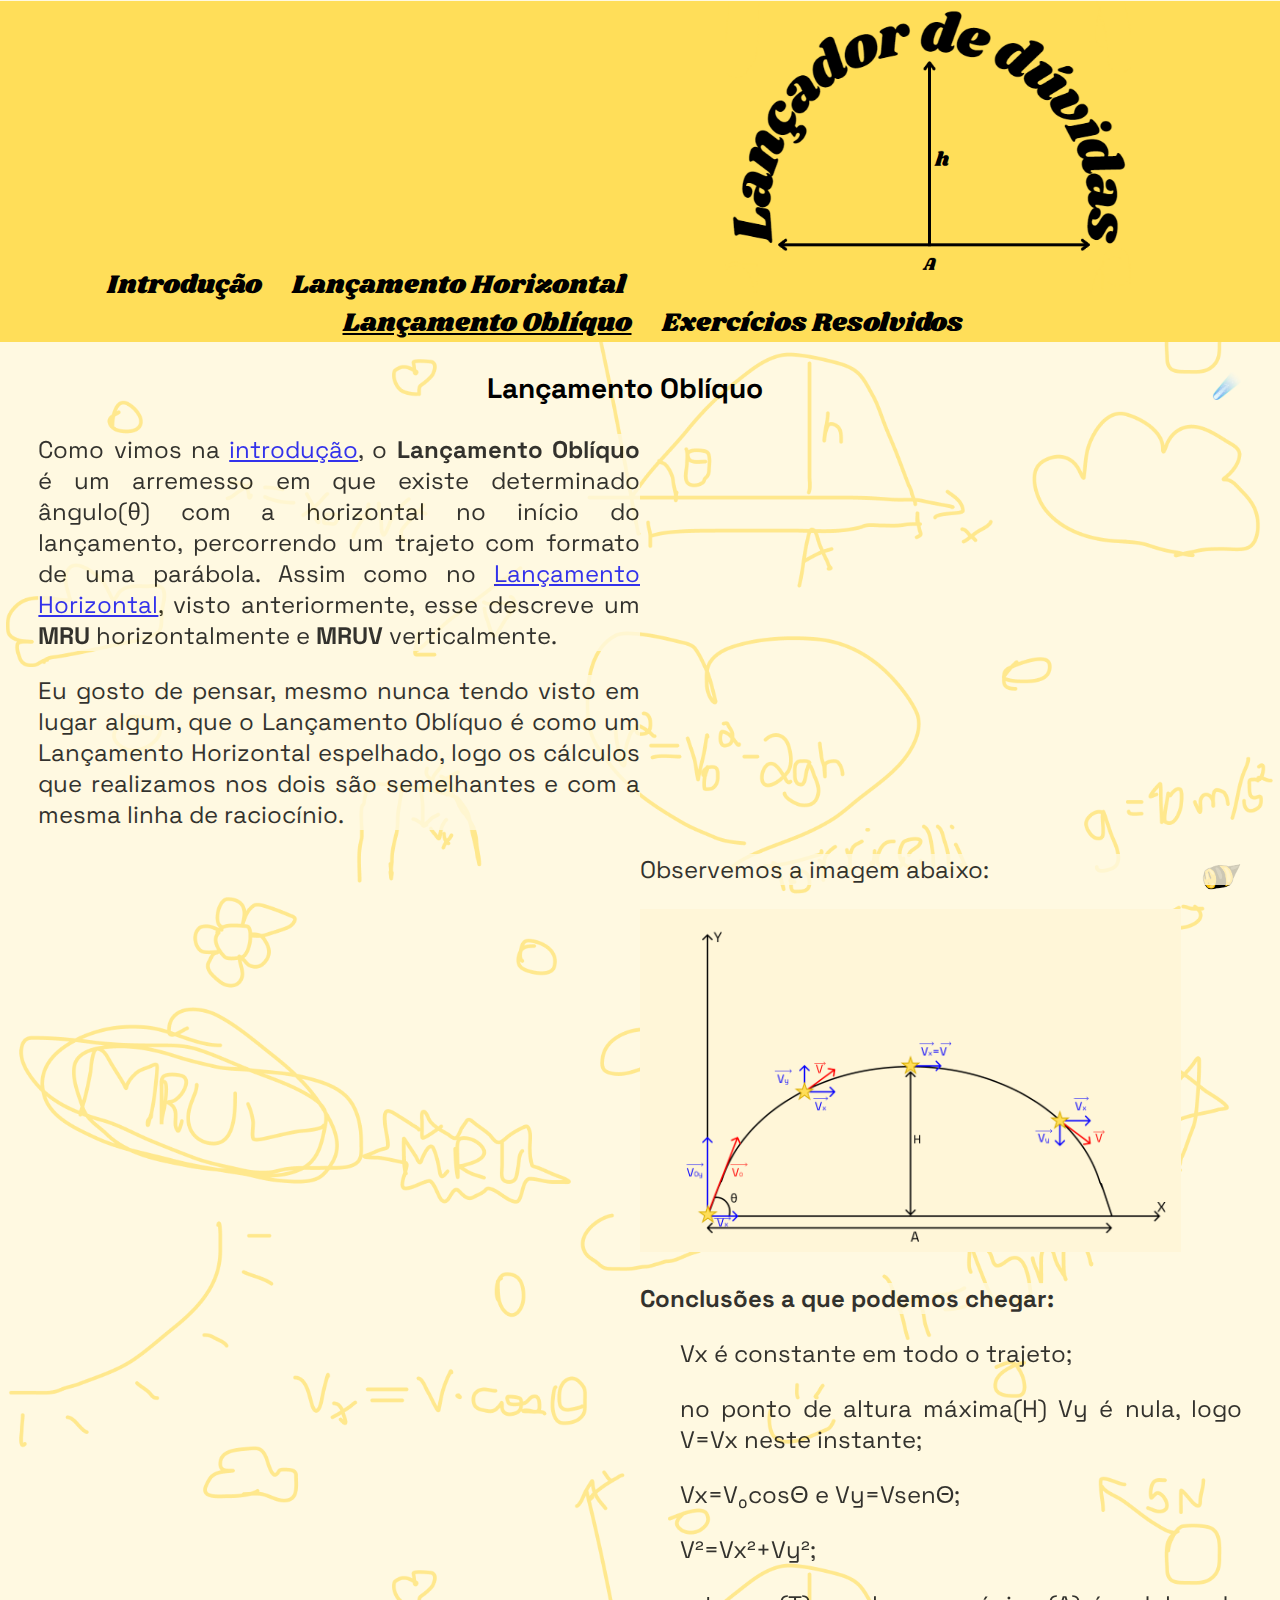
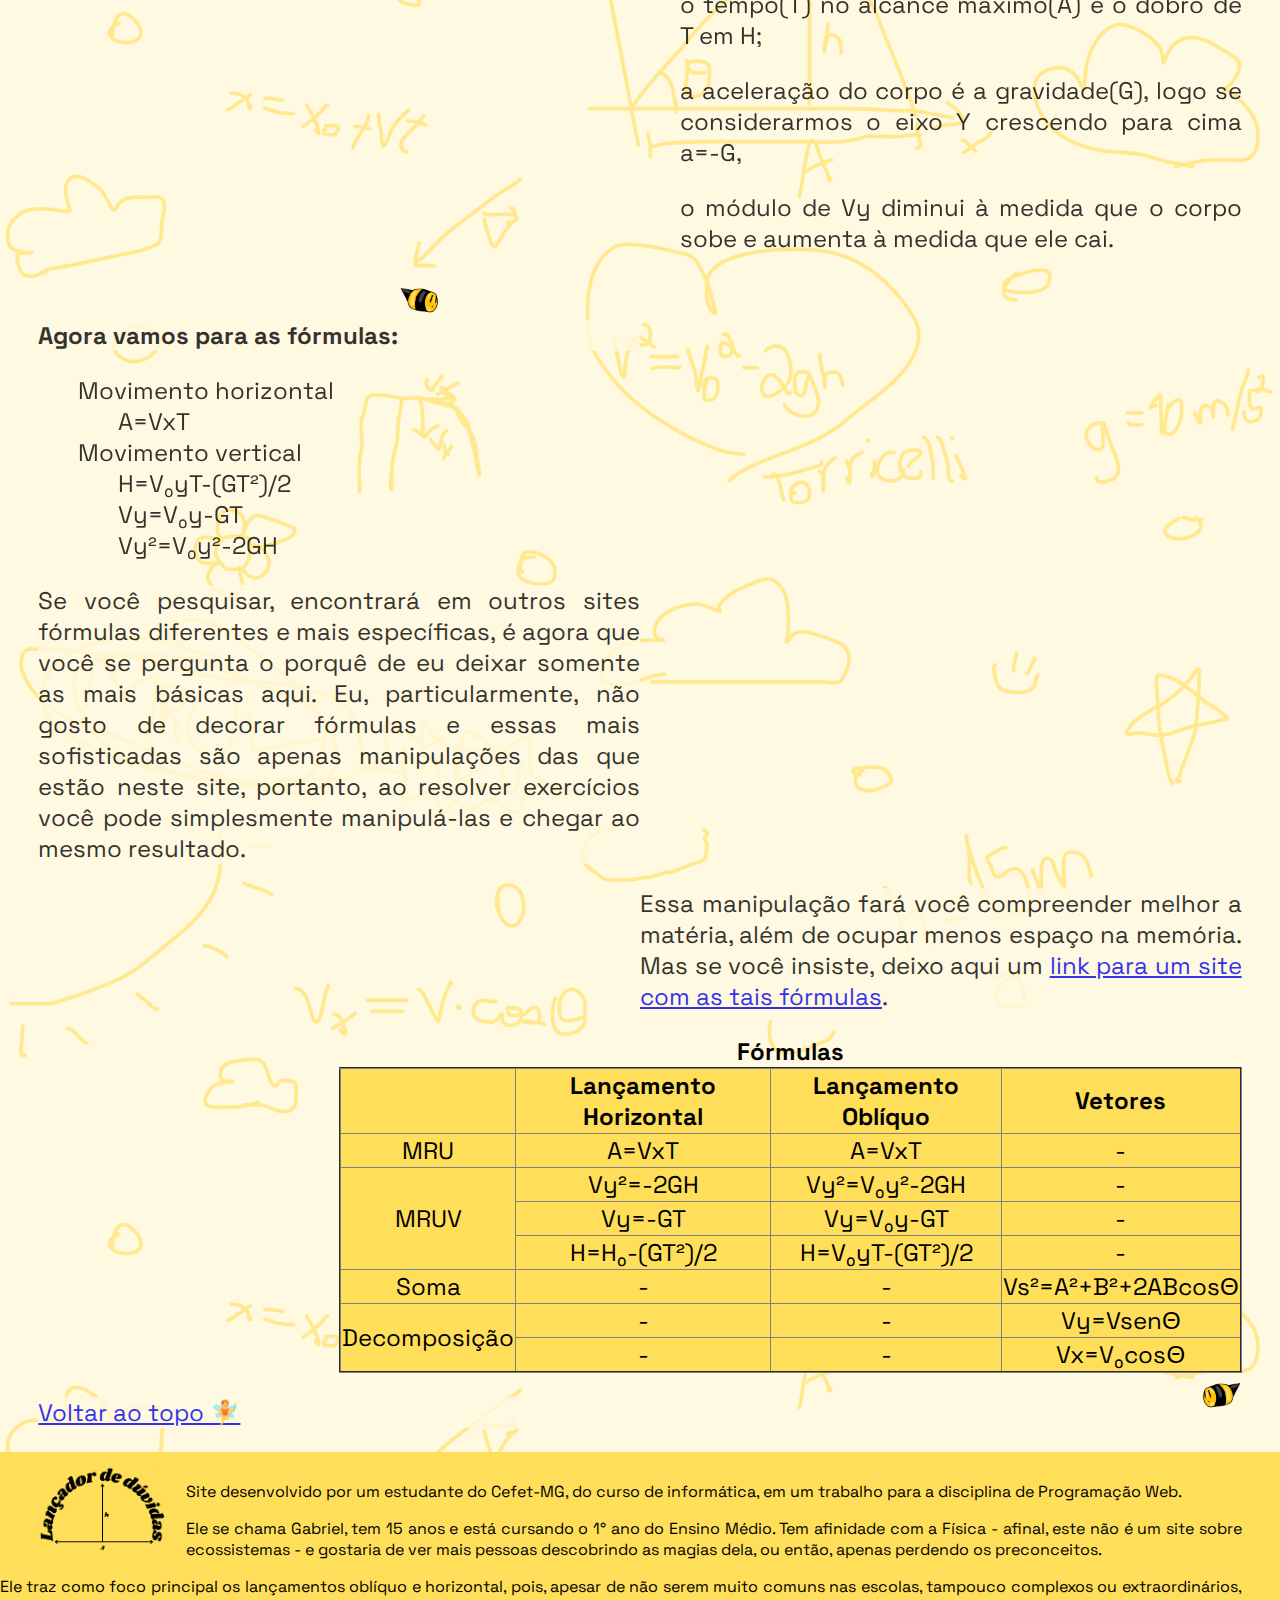
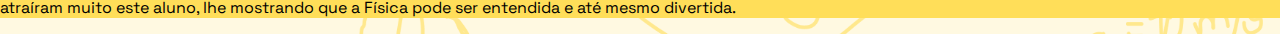
<file: lobliquo.html>
<!DOCTYPE html>
<html lang="en">

<head>
    <meta charset="UTF-8">
    <meta http-equiv="X-UA-Compatible" content="IE=edge">
    <meta name="viewport" content="width=device-width, initial-scale=1.0">
    <title>Lançamento Oblíquo</title>
    <link rel="stylesheet" type="text/css" href="stile.css" />
    <link rel="preconnect" href="https://fonts.googleapis.com">
    <link rel="preconnect" href="https://fonts.gstatic.com" crossorigin>
    <link href="https://fonts.googleapis.com/css2?family=Shrikhand&display=swap" rel="stylesheet">
    <link rel="preconnect" href="https://fonts.googleapis.com">
    <link rel="preconnect" href="https://fonts.gstatic.com" crossorigin>
    <link href="https://fonts.googleapis.com/css2?family=Space+Grotesk&display=swap" rel="stylesheet">
    <link rel="shortcut icon" href="./imgs/Logotipo.png">
</head>

<body>
    <header>
        <ul>
            <li><a href="index.html">Introdução</a></li>
            <li><a href="lhorizontal.html">Lançamento Horizontal</a></li>
            <li><img src="./imgs/Logotipo.png"
                    alt="Logotipo do site, é um desenho de um lançamento oblíquo feito com palavras"></li>
            <li class="sublinhado"><a href="lobliquo.html">Lançamento Oblíquo</a></li>
            <li><a href="exercicios.html">Exercícios Resolvidos</a></li>
        </ul>
    </header>
    <main>
        <a class="easteregg"
            href="https://phet.colorado.edu/sims/html/projectile-motion/latest/projectile-motion_all.html?locale=pt_BR">☄️</a>
        <h3 class="semclear">Lançamento Oblíquo</h3>
        <p class="impar">
            Como vimos na <a href="index.html">introdução</a>, o <strong>Lançamento Oblíquo</strong> é um arremesso em
            que existe determinado ângulo(&theta;)
            com a horizontal no início do lançamento, percorrendo um trajeto com formato de uma parábola.
            Assim como no <a href="lhorizontal.html">Lançamento Horizontal</a>, visto anteriormente, esse descreve um
            <strong>MRU</strong> horizontalmente
            e <strong>MRUV</strong> verticalmente.
        </p>
        <p class="impar">
            Eu gosto de pensar, mesmo nunca tendo visto em lugar algum, que o Lançamento Oblíquo é como um Lançamento
            Horizontal espelhado, logo os cálculos
            que realizamos nos dois são semelhantes e com a mesma linha de raciocínio.
        </p>
        <img class="bee beer" src="./imgs/bee2.png">
        <p class="par semclear">
            Observemos a imagem abaixo:
        </p>
        <img id="lobliquo" class="imgbola par" src="./imgs/lobliquo.png">
        <p class="par">
            <strong>Conclusões a que podemos chegar:</strong>
        </p>
        <ul class="par">
            <li>Vx é constante em todo o trajeto;</li>
            <p></p>
            <li>no ponto de altura máxima(H) Vy é nula, logo V=Vx neste instante;</li>
            <p></p>
            <li>Vx=V&#8320;cos&Theta; e Vy=Vsen&Theta;;</li>
            <p></p>
            <li>V²=Vx²+Vy²;</li>
            <p></p>
            <li>o tempo(T) no alcance máximo(A) é o dobro de T em H;</li>
            <p></p>
            <li> a aceleração do corpo é a gravidade(G), logo se considerarmos o
                eixo Y crescendo
                para cima a=-G,</li>
            <p></p>
            <li>o módulo de Vy diminui à medida que o corpo sobe e aumenta à medida
                que ele cai.</li>
        </ul>
        <img class="bee beel" id="b3" src="./imgs/bee.png">
        <p class="impar sem clear">
            <strong>Agora vamos para as fórmulas:</strong>
        </p>
        <ul class="impar">
            <li>Movimento horizontal</li>
            <ul>
                <li>A=VxT</li>
            </ul>
            <li>Movimento vertical</li>
            <ul>
                <li>H=V&#8320;yT-(GT²)/2</li>
                <li>Vy=V&#8320;y-GT</li>
                <li>Vy²=V&#8320;y²-2GH</li>
            </ul>
        </ul>
        <p class="impar">
            Se você pesquisar, encontrará em outros sites fórmulas diferentes e mais específicas, é agora
            que você se pergunta o porquê de eu deixar somente as mais básicas aqui. Eu, particularmente, não
            gosto de decorar fórmulas e essas mais sofisticadas são apenas manipulações das que estão neste
            site, portanto, ao resolver exercícios você pode simplesmente manipulá-las e chegar ao mesmo resultado.
        </p>
        <p class="par">
            Essa manipulação fará você compreender melhor a matéria, além de ocupar menos espaço na memória. Mas se você 
            insiste, deixo aqui um <a href="https://www.todamateria.com.br/lancamento-obliquo/">link para um site com as tais fórmulas</a>.
        </p>
        <table border="2%">
            <thead>
                <caption><strong>Fórmulas</strong></caption>
                <tr>
                    <th>&nbsp;</th>
                    <th>Lançamento Horizontal</th>
                    <th>Lançamento Oblíquo</th>
                    <th>Vetores</th>
                </tr>
            </thead>
            <tbody>
                <tr>
                    <td>MRU</td>
                    <td>A=VxT</td>
                    <td>A=VxT</td>
                    <td>-</td>
                </tr>
                <tr>
                    <td rowspan="3">MRUV</td>
                    <td>Vy²=-2GH</td>
                    <td>Vy²=V&#8320;y²-2GH</td>
                    <td>-</td>
                </tr>
                <tr>
                    <td>Vy=-GT</td>
                    <td>Vy=V&#8320;y-GT</td>
                    <td>-</td>
                </tr>
                <tr>
                    <td>H=H&#8320;-(GT²)/2</td>
                    <td>H=V&#8320;yT-(GT²)/2</td>
                    <td>-</td>
                </tr>
                <tr>
                    <td>Soma</td>
                    <td>-</td>
                    <td>-</td>
                    <td>Vs²=A²+B²+2ABcos&Theta;</td>
                </tr>
                <tr>
                    <td rowspan="2">Decomposição</td>
                    <td>-</td>
                    <td>-</td>
                    <td>Vy=Vsen&Theta;</td>
                </tr>
                <tr>
                    <td>-</td>
                    <td>-</td>
                    <td>Vx=V&#8320;cos&Theta;</td>
                </tr>
            </tbody>
        </table>
        <img class="bee beer" src="./imgs/bee2.png">
        <p class="impar semclear">
            <a href="lobliquo.html">Voltar ao topo 🧚</a>
        </p>
    </main>
    <footer>
        <img id="logofinal" src="./imgs/Logotipo.png" alt="Logotipo">
        <p>
            Site desenvolvido por um estudante do Cefet-MG, do curso de informática,
            em um trabalho para a disciplina de Programação Web.
        </p>
        <p>
            Ele se chama Gabriel, tem 15 anos e está cursando o 1° ano do Ensino Médio.
            Tem afinidade com a Física - afinal, este não é um site sobre ecossistemas -
            e gostaria de ver mais pessoas descobrindo as magias dela, ou então, apenas
            perdendo os preconceitos.
        </p>
        <p>
            Ele traz como foco principal os lançamentos oblíquo e horizontal, pois,
            apesar de não serem muito comuns nas escolas, tampouco complexos ou
            extraordinários, atraíram muito este aluno, lhe mostrando que a Física
            pode ser entendida e até mesmo divertida.
        </p>
    </footer>
</body>

</html>
</file>
<file: stile.css>
html,
body {
    min-height: 100%;
}

body {
    margin: 0%;
    background-image: url(./imgs/background.png);
    background-size: contain;
    font-family: 'Space Grotesk', sans-serif;
    text-align: justify;
}

body ::selection,
body::selection {
    color: orangered;
    background: #FFDE59;
}

header {
    background-color: #FFDE59;
    text-align: center;
    font-family: 'Shrikhand', cursive;
    font-size: 165%;
    margin-top: -2%;
}

header img{
    width: 75%;
}

header a {
    text-decoration: none;
    color: black;
}

header a:hover {
    color: #6b5600;
}

header a:active {
    color: orangered;
}

.sublinhado {
    text-decoration: underline;
}

header ul {
    padding-left: 0%;
}

header li {
    display: inline-block;
    margin-left: 2%;
}

.easteregg {
    text-size: 200%;
    float: right;
    animation: girando 3.5s ease-in-out 0s infinite alternate;
    text-decoration: none;
    position: sticky;
    right: 1%;
    top: 5%;
}

@keyframes girando {
    to {
        transform: rotate(-270deg);
    }

    from {
        transform: rotate(90deg);
    }
}

.semclear {
    clear: none;
}

main {
    margin-left: 3%;
    margin-right: 3%;
    font-size: 150%;
}

main p {
    opacity: 80%;
    clear: both;
    background: #FFF9E1;
}

h3{
    text-align: center;
}

.impar {
    margin-right: 50%;
}

.par {
    margin-left: 50%;
}

.imgbola {
    width: 20%;
}

.imgbola:hover {
    animation: girando 5s ease-in 0s infinite alternate;
}

.legenda {
    font-size: 70%;
}

.mapinha {
    width: 50%;
    margin-left: 25%;
}

#lobliquo {
    width: 45%;
}

table {
    text-align: center;
    margin-left: 25%;
    background: #FFDE59;
    border-collapse: collapse;
}

tr:hover {
    background: #ecbf0b;
}

footer {
    background: #FFDE59;
    clear: both;
    padding-top: 1%;
}

footer p {
    margin-right: 3%;
}

#logofinal {
    float: left;
    width: 10%;
    border: #FFDE59 solid 1%;
    padding-right: 1.5%;
    margin-left: 3%;
}

#arremesso {
    margin-left: 45%;
    margin-right: 49.5%;
    opacity: 1;
    background: none;
    font-size: 300%;
    position: relative;
    animation: lhorizontal 3s ease-in 0s infinite normal;
}

@keyframes lhorizontal {
    to {
        top: 0;
        left: 0;
    }

    from {
        transform: translateY(-100%);
        left: -10%;
    }
}

main li {
    opacity: .8;
    display: block;
}

dl {
    opacity: .8;
}

dd {
    margin-left: 0%;
}

.bee {
    width: 3.5%;
    transition: transform 400ms linear;
}

.bee:hover {
    transform: translateY(10%);
}

.beer {
    float: right;
}

.beel {
    float: left;
}

#bee1 {
    margin-left: 45%;
}

#b2{
    margin-right: 45%;
}

#b3{
    margin-left: 30%;
}

#creditos {
    font-size: 85%;
}
</file>
